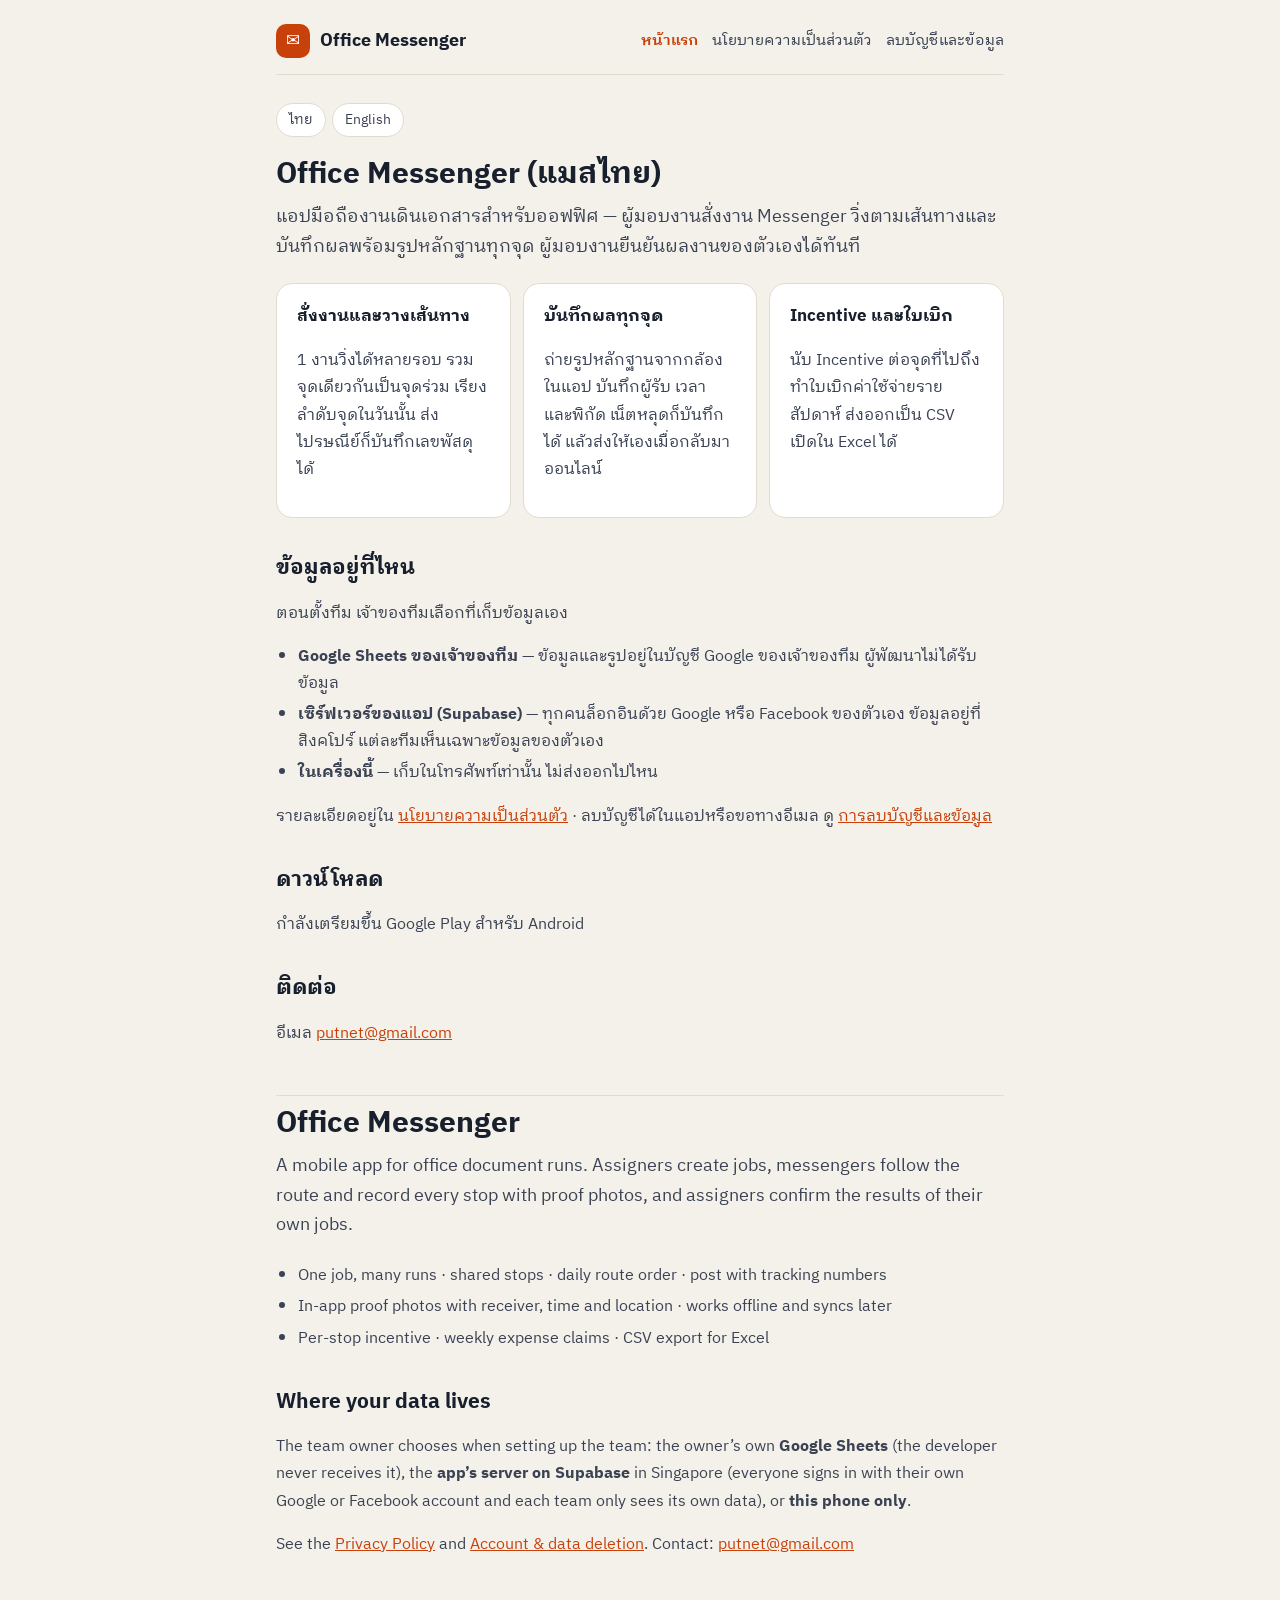
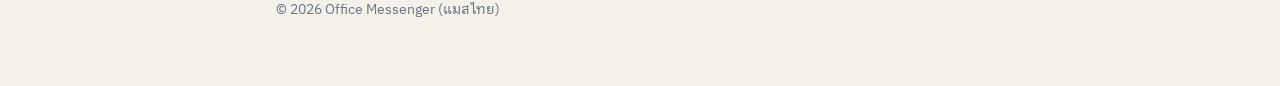
<file: index.html>
<!doctype html>
<html lang="th">
<head>
  <meta charset="utf-8">
  <meta name="viewport" content="width=device-width, initial-scale=1">
  <title>Office Messenger (แมสไทย)</title>
  <meta name="description" content="แอปมือถืองานเดินเอกสารสำหรับออฟฟิศ — สั่งงาน วิ่งตามเส้นทาง บันทึกผลพร้อมรูปหลักฐานทุกจุด">
  <link rel="preconnect" href="https://fonts.googleapis.com">
  <link rel="preconnect" href="https://fonts.gstatic.com" crossorigin>
  <link rel="stylesheet" href="https://fonts.googleapis.com/css2?family=IBM+Plex+Sans+Thai+Looped:wght@400;600;700&display=swap">
  <link rel="stylesheet" href="style.css">
</head>
<body>
<div class="wrap">
  <header class="top">
    <a class="brand" href="./"><span class="mark" aria-hidden="true">✉</span>Office Messenger</a>
    <nav class="top" aria-label="เมนู">
      <a href="./" aria-current="page">หน้าแรก</a>
      <a href="privacy.html">นโยบายความเป็นส่วนตัว</a>
      <a href="delete-account.html">ลบบัญชีและข้อมูล</a>
    </nav>
  </header>

  <div class="lang"><a href="#th">ไทย</a><a href="#en">English</a></div>

  <section id="th">
    <h1>Office Messenger (แมสไทย)</h1>
    <p class="lead">แอปมือถืองานเดินเอกสารสำหรับออฟฟิศ — ผู้มอบงานสั่งงาน Messenger วิ่งตามเส้นทางและบันทึกผลพร้อมรูปหลักฐานทุกจุด ผู้มอบงานยืนยันผลงานของตัวเองได้ทันที</p>

    <div class="grid">
      <div class="card"><h3>สั่งงานและวางเส้นทาง</h3><p>1 งานวิ่งได้หลายรอบ รวมจุดเดียวกันเป็นจุดร่วม เรียงลำดับจุดในวันนั้น ส่งไปรษณีย์ก็บันทึกเลขพัสดุได้</p></div>
      <div class="card"><h3>บันทึกผลทุกจุด</h3><p>ถ่ายรูปหลักฐานจากกล้องในแอป บันทึกผู้รับ เวลา และพิกัด เน็ตหลุดก็บันทึกได้ แล้วส่งให้เองเมื่อกลับมาออนไลน์</p></div>
      <div class="card"><h3>Incentive และใบเบิก</h3><p>นับ Incentive ต่อจุดที่ไปถึง ทำใบเบิกค่าใช้จ่ายรายสัปดาห์ ส่งออกเป็น CSV เปิดใน Excel ได้</p></div>
    </div>

    <h2>ข้อมูลอยู่ที่ไหน</h2>
    <p>ตอนตั้งทีม เจ้าของทีมเลือกที่เก็บข้อมูลเอง</p>
    <ul>
      <li><strong>Google Sheets ของเจ้าของทีม</strong> — ข้อมูลและรูปอยู่ในบัญชี Google ของเจ้าของทีม ผู้พัฒนาไม่ได้รับข้อมูล</li>
      <li><strong>เซิร์ฟเวอร์ของแอป (Supabase)</strong> — ทุกคนล็อกอินด้วย Google หรือ Facebook ของตัวเอง ข้อมูลอยู่ที่สิงคโปร์ แต่ละทีมเห็นเฉพาะข้อมูลของตัวเอง</li>
      <li><strong>ในเครื่องนี้</strong> — เก็บในโทรศัพท์เท่านั้น ไม่ส่งออกไปไหน</li>
    </ul>
    <p>รายละเอียดอยู่ใน <a href="privacy.html">นโยบายความเป็นส่วนตัว</a> · ลบบัญชีได้ในแอปหรือขอทางอีเมล ดู <a href="delete-account.html">การลบบัญชีและข้อมูล</a></p>

    <h2>ดาวน์โหลด</h2>
    <p>กำลังเตรียมขึ้น Google Play สำหรับ Android</p>

    <h2>ติดต่อ</h2>
    <p>อีเมล <a href="mailto:putnet@gmail.com">putnet@gmail.com</a></p>
  </section>

  <hr>

  <section id="en" lang="en">
    <h1>Office Messenger</h1>
    <p class="lead">A mobile app for office document runs. Assigners create jobs, messengers follow the route and record every stop with proof photos, and assigners confirm the results of their own jobs.</p>
    <ul>
      <li>One job, many runs · shared stops · daily route order · post with tracking numbers</li>
      <li>In-app proof photos with receiver, time and location · works offline and syncs later</li>
      <li>Per-stop incentive · weekly expense claims · CSV export for Excel</li>
    </ul>
    <h2>Where your data lives</h2>
    <p>The team owner chooses when setting up the team: the owner’s own <strong>Google Sheets</strong> (the developer never receives it), the <strong>app’s server on Supabase</strong> in Singapore (everyone signs in with their own Google or Facebook account and each team only sees its own data), or <strong>this phone only</strong>.</p>
    <p>See the <a href="privacy.html#en">Privacy Policy</a> and <a href="delete-account.html#en">Account &amp; data deletion</a>. Contact: <a href="mailto:putnet@gmail.com">putnet@gmail.com</a></p>
  </section>

  <footer>© 2026 Office Messenger (แมสไทย)</footer>
</div>
</body>
</html>
</file>
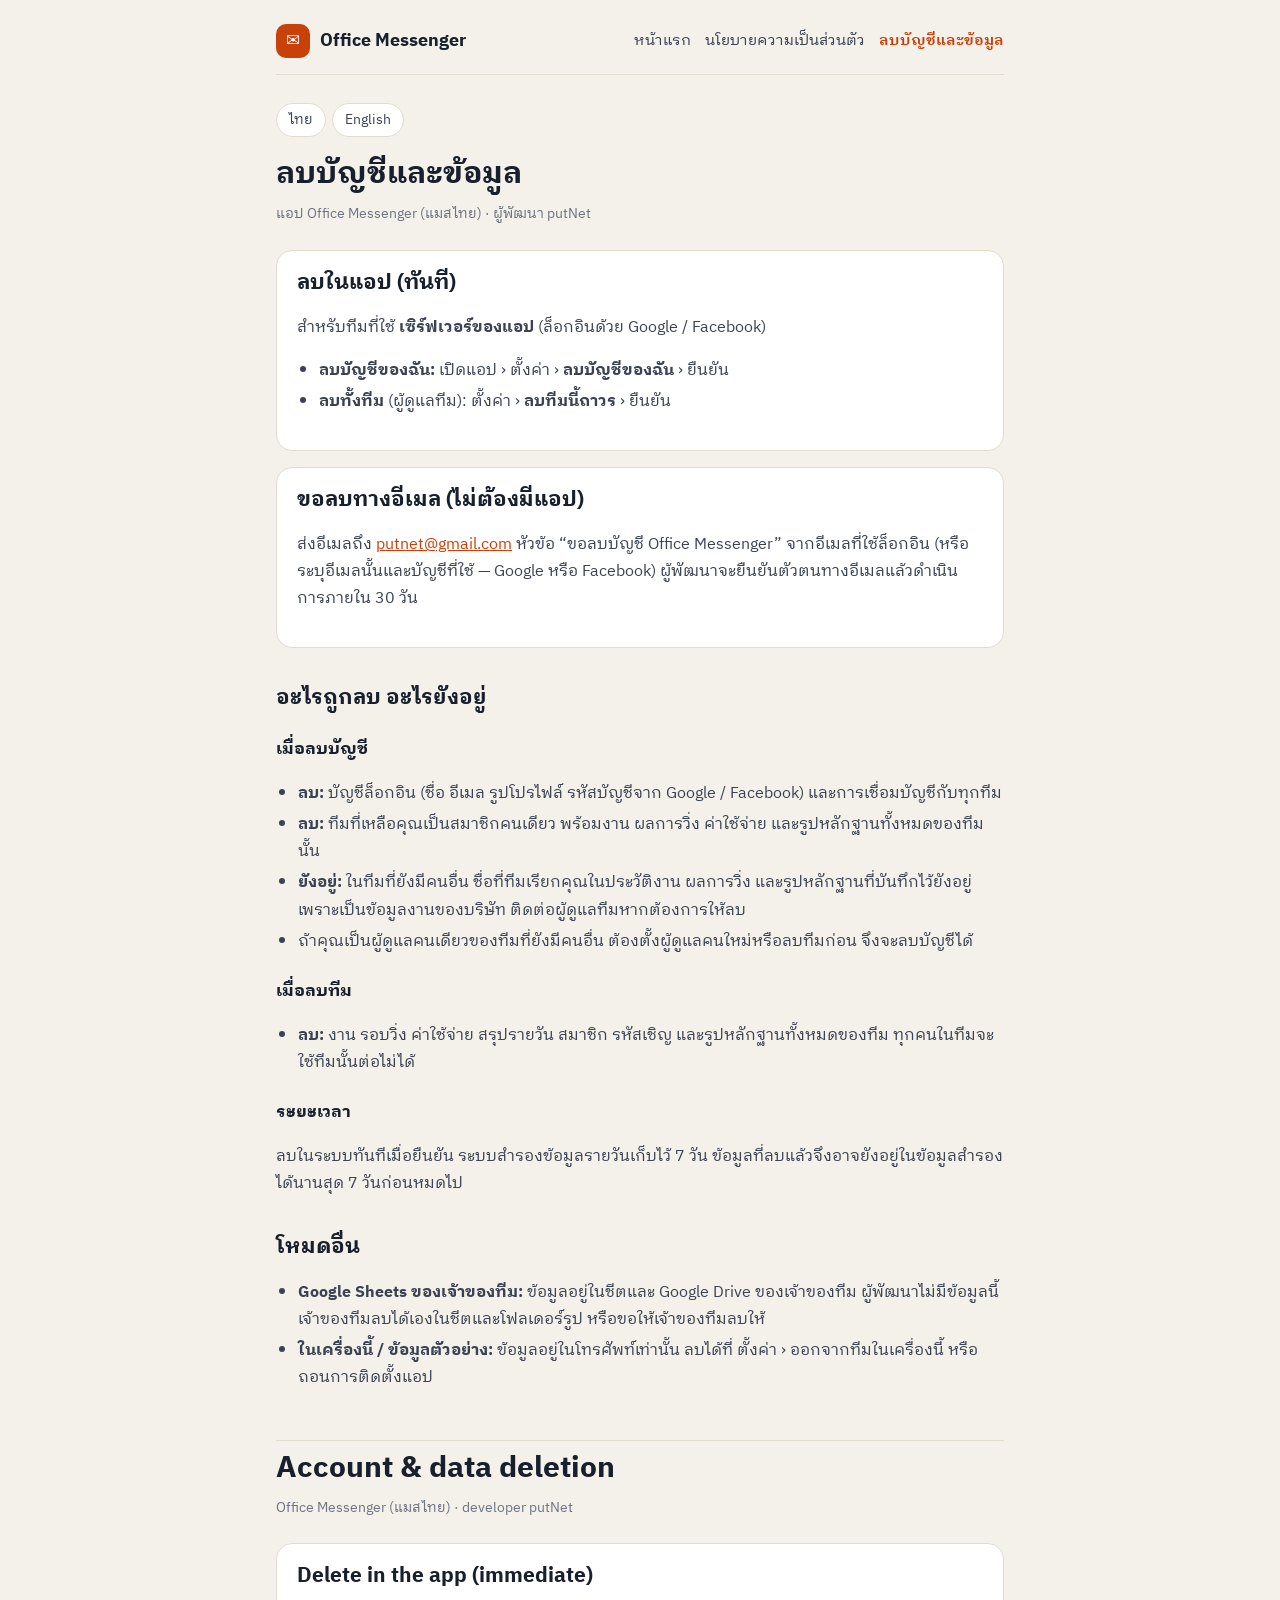
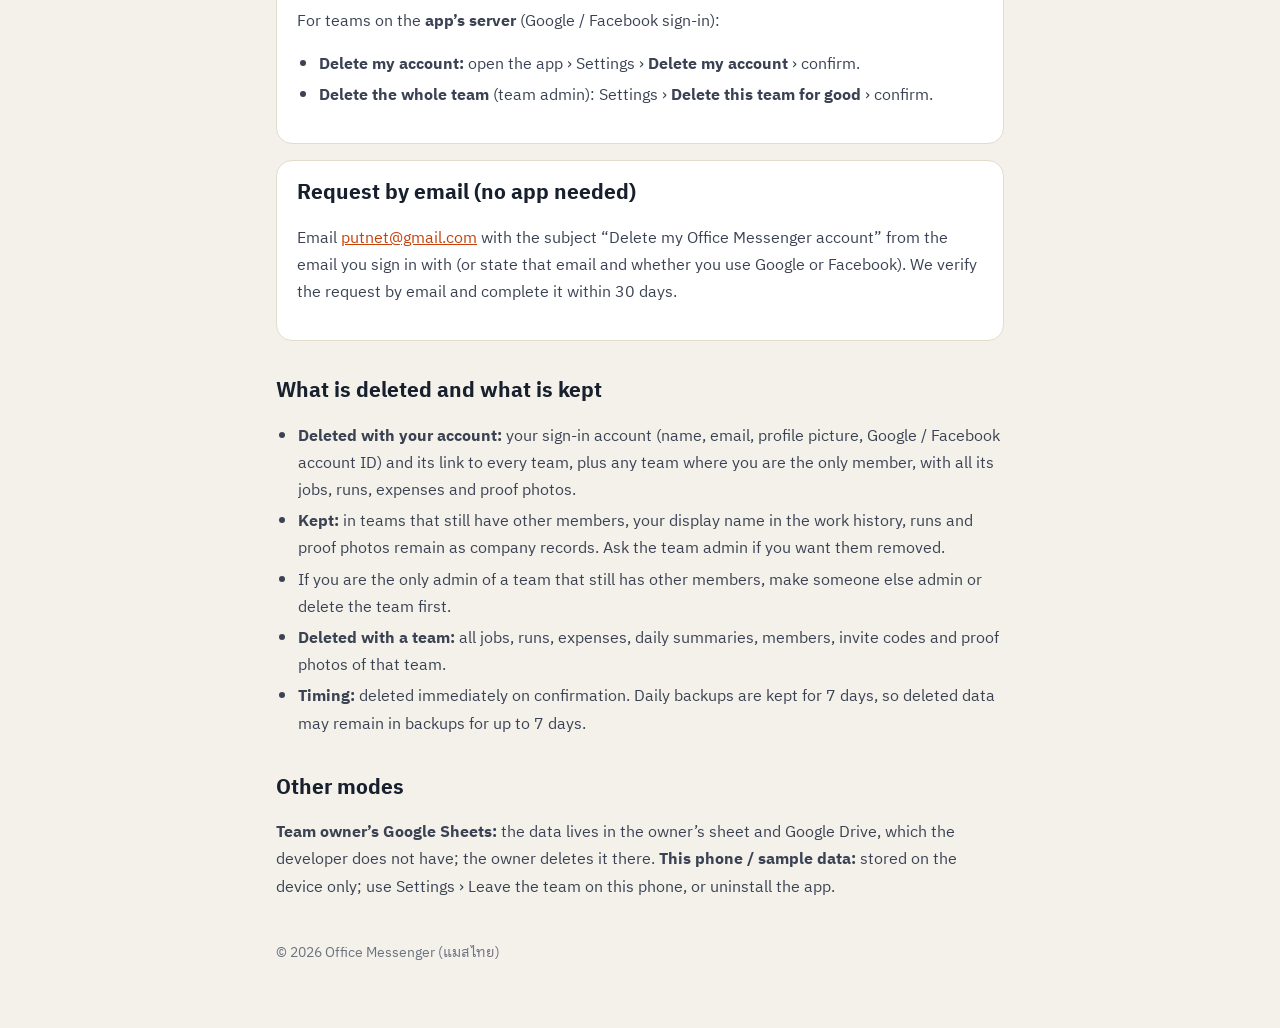
<file: delete-account.html>
<!doctype html>
<html lang="th">
<head>
  <meta charset="utf-8">
  <meta name="viewport" content="width=device-width, initial-scale=1">
  <title>ลบบัญชีและข้อมูล · Office Messenger</title>
  <meta name="description" content="วิธีลบบัญชีและข้อมูลของแอป Office Messenger (แมสไทย)">
  <link rel="preconnect" href="https://fonts.googleapis.com">
  <link rel="preconnect" href="https://fonts.gstatic.com" crossorigin>
  <link rel="stylesheet" href="https://fonts.googleapis.com/css2?family=IBM+Plex+Sans+Thai+Looped:wght@400;600;700&display=swap">
  <link rel="stylesheet" href="style.css">
</head>
<body>
<div class="wrap">
  <header class="top">
    <a class="brand" href="./"><span class="mark" aria-hidden="true">✉</span>Office Messenger</a>
    <nav class="top" aria-label="เมนู">
      <a href="./">หน้าแรก</a>
      <a href="privacy.html">นโยบายความเป็นส่วนตัว</a>
      <a href="delete-account.html" aria-current="page">ลบบัญชีและข้อมูล</a>
    </nav>
  </header>

  <div class="lang"><a href="#th">ไทย</a><a href="#en">English</a></div>

  <section id="th">
    <h1>ลบบัญชีและข้อมูล</h1>
    <p class="meta">แอป Office Messenger (แมสไทย) · ผู้พัฒนา putNet</p>

    <div class="card">
      <h2>ลบในแอป (ทันที)</h2>
      <p>สำหรับทีมที่ใช้ <strong>เซิร์ฟเวอร์ของแอป</strong> (ล็อกอินด้วย Google / Facebook)</p>
      <ul>
        <li><strong>ลบบัญชีของฉัน:</strong> เปิดแอป › ตั้งค่า › <strong>ลบบัญชีของฉัน</strong> › ยืนยัน</li>
        <li><strong>ลบทั้งทีม</strong> (ผู้ดูแลทีม): ตั้งค่า › <strong>ลบทีมนี้ถาวร</strong> › ยืนยัน</li>
      </ul>
    </div>

    <div class="card">
      <h2>ขอลบทางอีเมล (ไม่ต้องมีแอป)</h2>
      <p>ส่งอีเมลถึง <a href="mailto:putnet@gmail.com?subject=%E0%B8%82%E0%B8%AD%E0%B8%A5%E0%B8%9A%E0%B8%9A%E0%B8%B1%E0%B8%8D%E0%B8%8A%E0%B8%B5%20Office%20Messenger">putnet@gmail.com</a> หัวข้อ “ขอลบบัญชี Office Messenger” จากอีเมลที่ใช้ล็อกอิน (หรือระบุอีเมลนั้นและบัญชีที่ใช้ — Google หรือ Facebook) ผู้พัฒนาจะยืนยันตัวตนทางอีเมลแล้วดำเนินการภายใน 30 วัน</p>
    </div>

    <h2>อะไรถูกลบ อะไรยังอยู่</h2>
    <h3>เมื่อลบบัญชี</h3>
    <ul>
      <li><strong>ลบ:</strong> บัญชีล็อกอิน (ชื่อ อีเมล รูปโปรไฟล์ รหัสบัญชีจาก Google / Facebook) และการเชื่อมบัญชีกับทุกทีม</li>
      <li><strong>ลบ:</strong> ทีมที่เหลือคุณเป็นสมาชิกคนเดียว พร้อมงาน ผลการวิ่ง ค่าใช้จ่าย และรูปหลักฐานทั้งหมดของทีมนั้น</li>
      <li><strong>ยังอยู่:</strong> ในทีมที่ยังมีคนอื่น ชื่อที่ทีมเรียกคุณในประวัติงาน ผลการวิ่ง และรูปหลักฐานที่บันทึกไว้ยังอยู่ เพราะเป็นข้อมูลงานของบริษัท ติดต่อผู้ดูแลทีมหากต้องการให้ลบ</li>
      <li>ถ้าคุณเป็นผู้ดูแลคนเดียวของทีมที่ยังมีคนอื่น ต้องตั้งผู้ดูแลคนใหม่หรือลบทีมก่อน จึงจะลบบัญชีได้</li>
    </ul>
    <h3>เมื่อลบทีม</h3>
    <ul>
      <li><strong>ลบ:</strong> งาน รอบวิ่ง ค่าใช้จ่าย สรุปรายวัน สมาชิก รหัสเชิญ และรูปหลักฐานทั้งหมดของทีม ทุกคนในทีมจะใช้ทีมนั้นต่อไม่ได้</li>
    </ul>
    <h3>ระยะเวลา</h3>
    <p>ลบในระบบทันทีเมื่อยืนยัน ระบบสำรองข้อมูลรายวันเก็บไว้ 7 วัน ข้อมูลที่ลบแล้วจึงอาจยังอยู่ในข้อมูลสำรองได้นานสุด 7 วันก่อนหมดไป</p>

    <h2>โหมดอื่น</h2>
    <ul>
      <li><strong>Google Sheets ของเจ้าของทีม:</strong> ข้อมูลอยู่ในชีตและ Google Drive ของเจ้าของทีม ผู้พัฒนาไม่มีข้อมูลนี้ เจ้าของทีมลบได้เองในชีตและโฟลเดอร์รูป หรือขอให้เจ้าของทีมลบให้</li>
      <li><strong>ในเครื่องนี้ / ข้อมูลตัวอย่าง:</strong> ข้อมูลอยู่ในโทรศัพท์เท่านั้น ลบได้ที่ ตั้งค่า › ออกจากทีมในเครื่องนี้ หรือถอนการติดตั้งแอป</li>
    </ul>
  </section>

  <hr>

  <section id="en" lang="en">
    <h1>Account &amp; data deletion</h1>
    <p class="meta">Office Messenger (แมสไทย) · developer putNet</p>

    <div class="card">
      <h2>Delete in the app (immediate)</h2>
      <p>For teams on the <strong>app’s server</strong> (Google / Facebook sign-in):</p>
      <ul>
        <li><strong>Delete my account:</strong> open the app › Settings › <strong>Delete my account</strong> › confirm.</li>
        <li><strong>Delete the whole team</strong> (team admin): Settings › <strong>Delete this team for good</strong> › confirm.</li>
      </ul>
    </div>

    <div class="card">
      <h2>Request by email (no app needed)</h2>
      <p>Email <a href="mailto:putnet@gmail.com?subject=Delete%20my%20Office%20Messenger%20account">putnet@gmail.com</a> with the subject “Delete my Office Messenger account” from the email you sign in with (or state that email and whether you use Google or Facebook). We verify the request by email and complete it within 30 days.</p>
    </div>

    <h2>What is deleted and what is kept</h2>
    <ul>
      <li><strong>Deleted with your account:</strong> your sign-in account (name, email, profile picture, Google / Facebook account ID) and its link to every team, plus any team where you are the only member, with all its jobs, runs, expenses and proof photos.</li>
      <li><strong>Kept:</strong> in teams that still have other members, your display name in the work history, runs and proof photos remain as company records. Ask the team admin if you want them removed.</li>
      <li>If you are the only admin of a team that still has other members, make someone else admin or delete the team first.</li>
      <li><strong>Deleted with a team:</strong> all jobs, runs, expenses, daily summaries, members, invite codes and proof photos of that team.</li>
      <li><strong>Timing:</strong> deleted immediately on confirmation. Daily backups are kept for 7 days, so deleted data may remain in backups for up to 7 days.</li>
    </ul>

    <h2>Other modes</h2>
    <p><strong>Team owner’s Google Sheets:</strong> the data lives in the owner’s sheet and Google Drive, which the developer does not have; the owner deletes it there. <strong>This phone / sample data:</strong> stored on the device only; use Settings › Leave the team on this phone, or uninstall the app.</p>
  </section>

  <footer>© 2026 Office Messenger (แมสไทย)</footer>
</div>
</body>
</html>
</file>
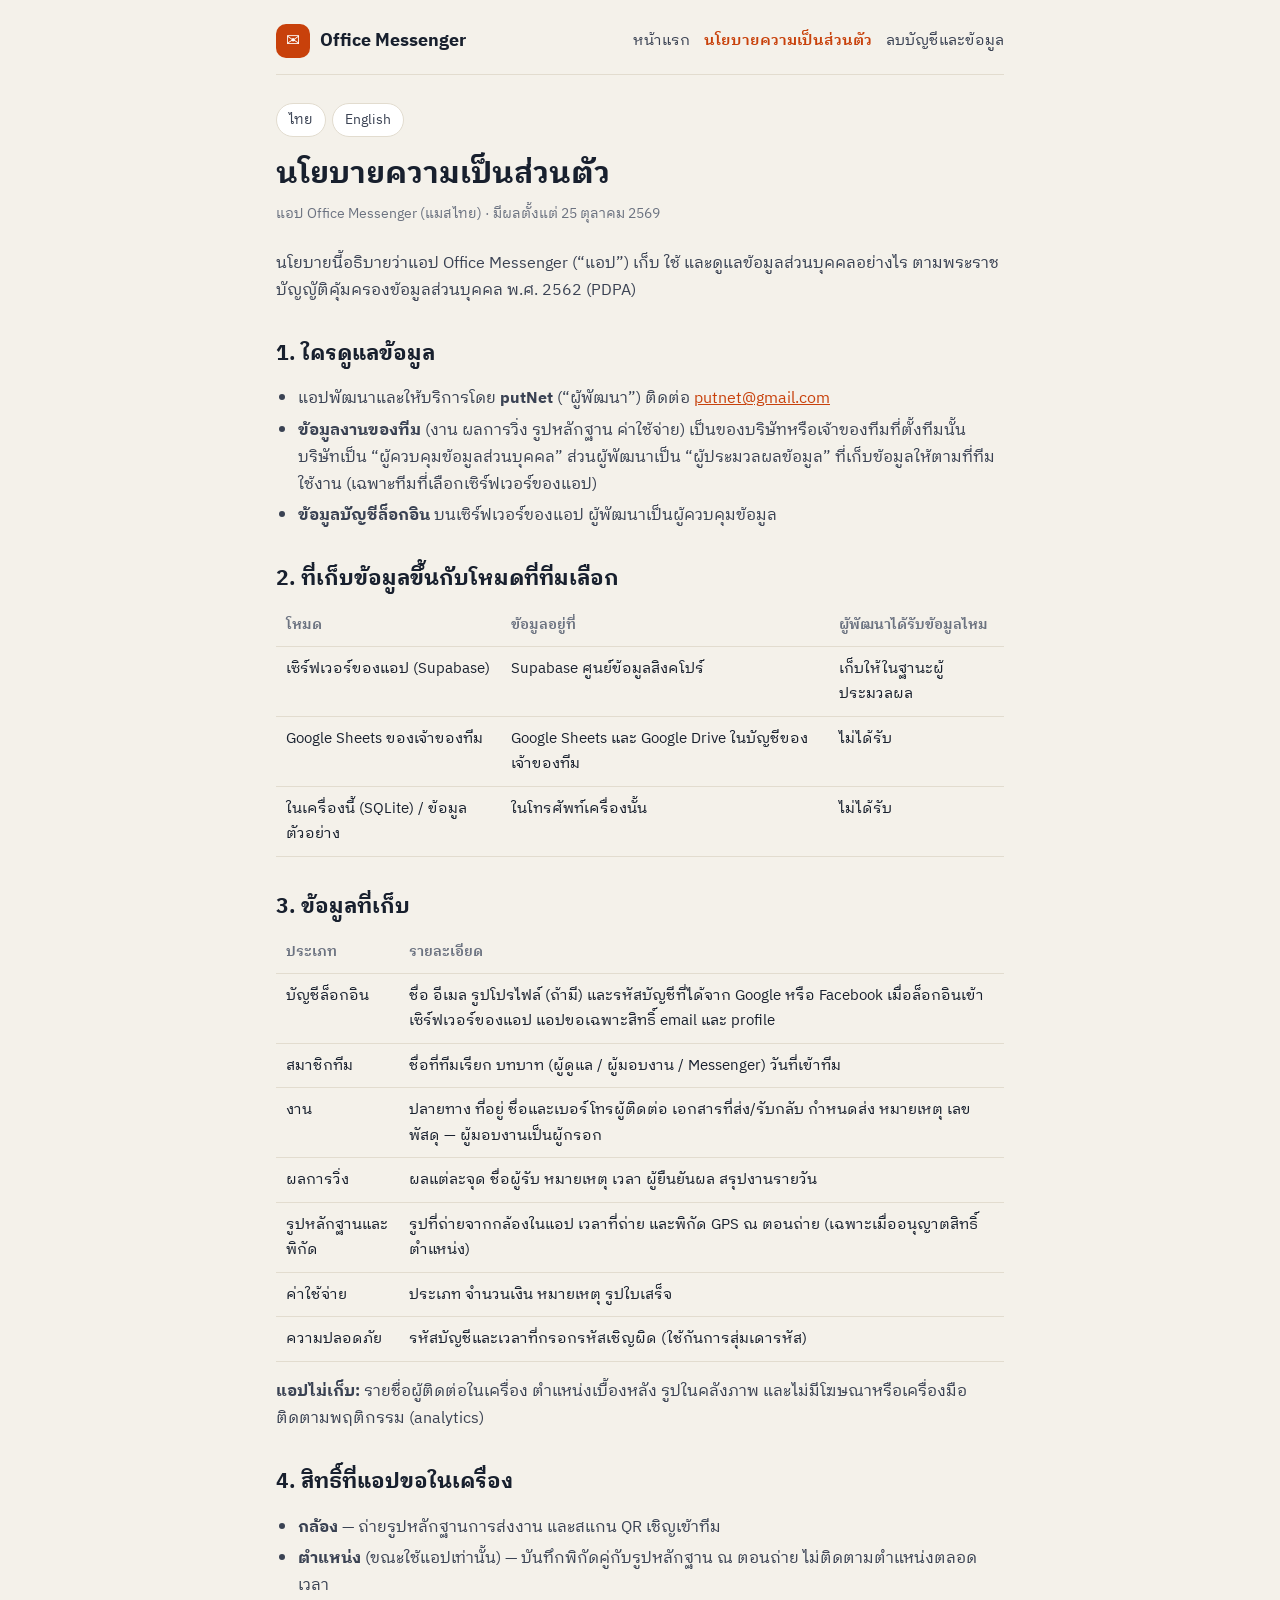
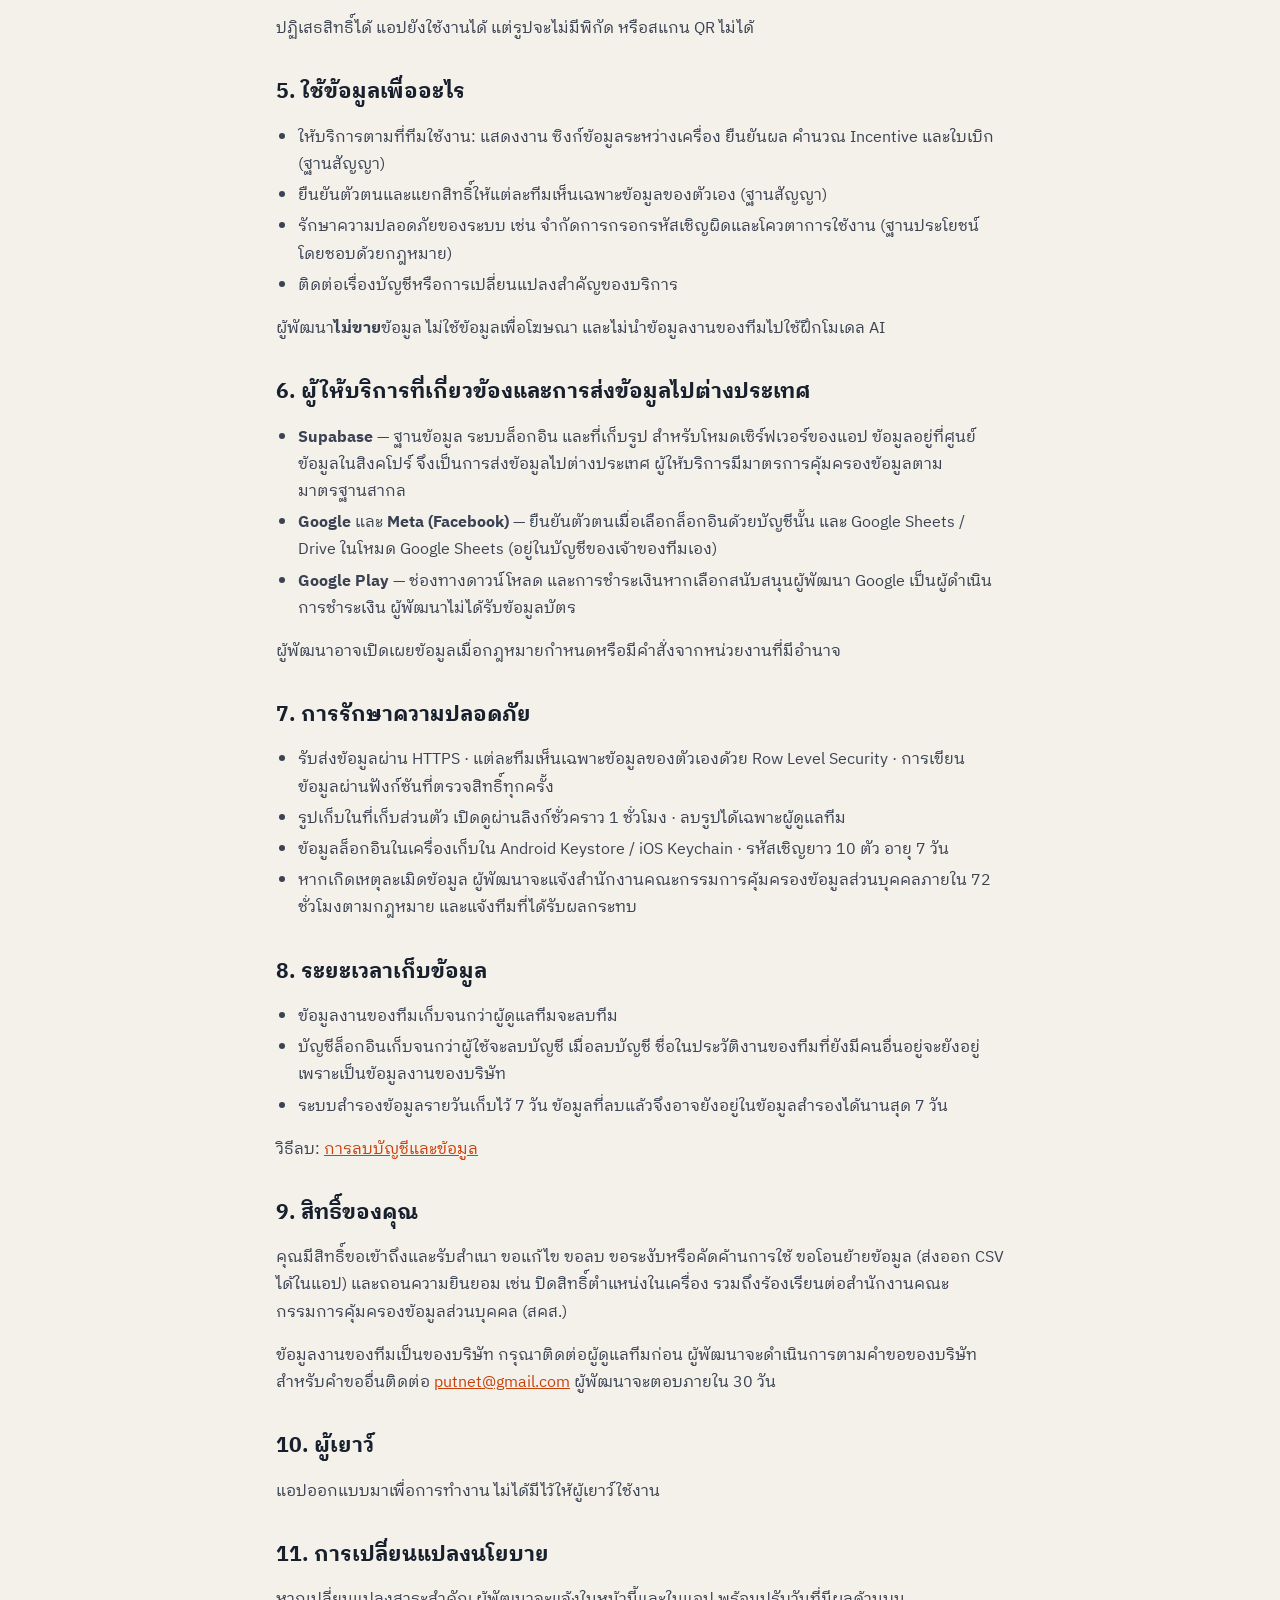
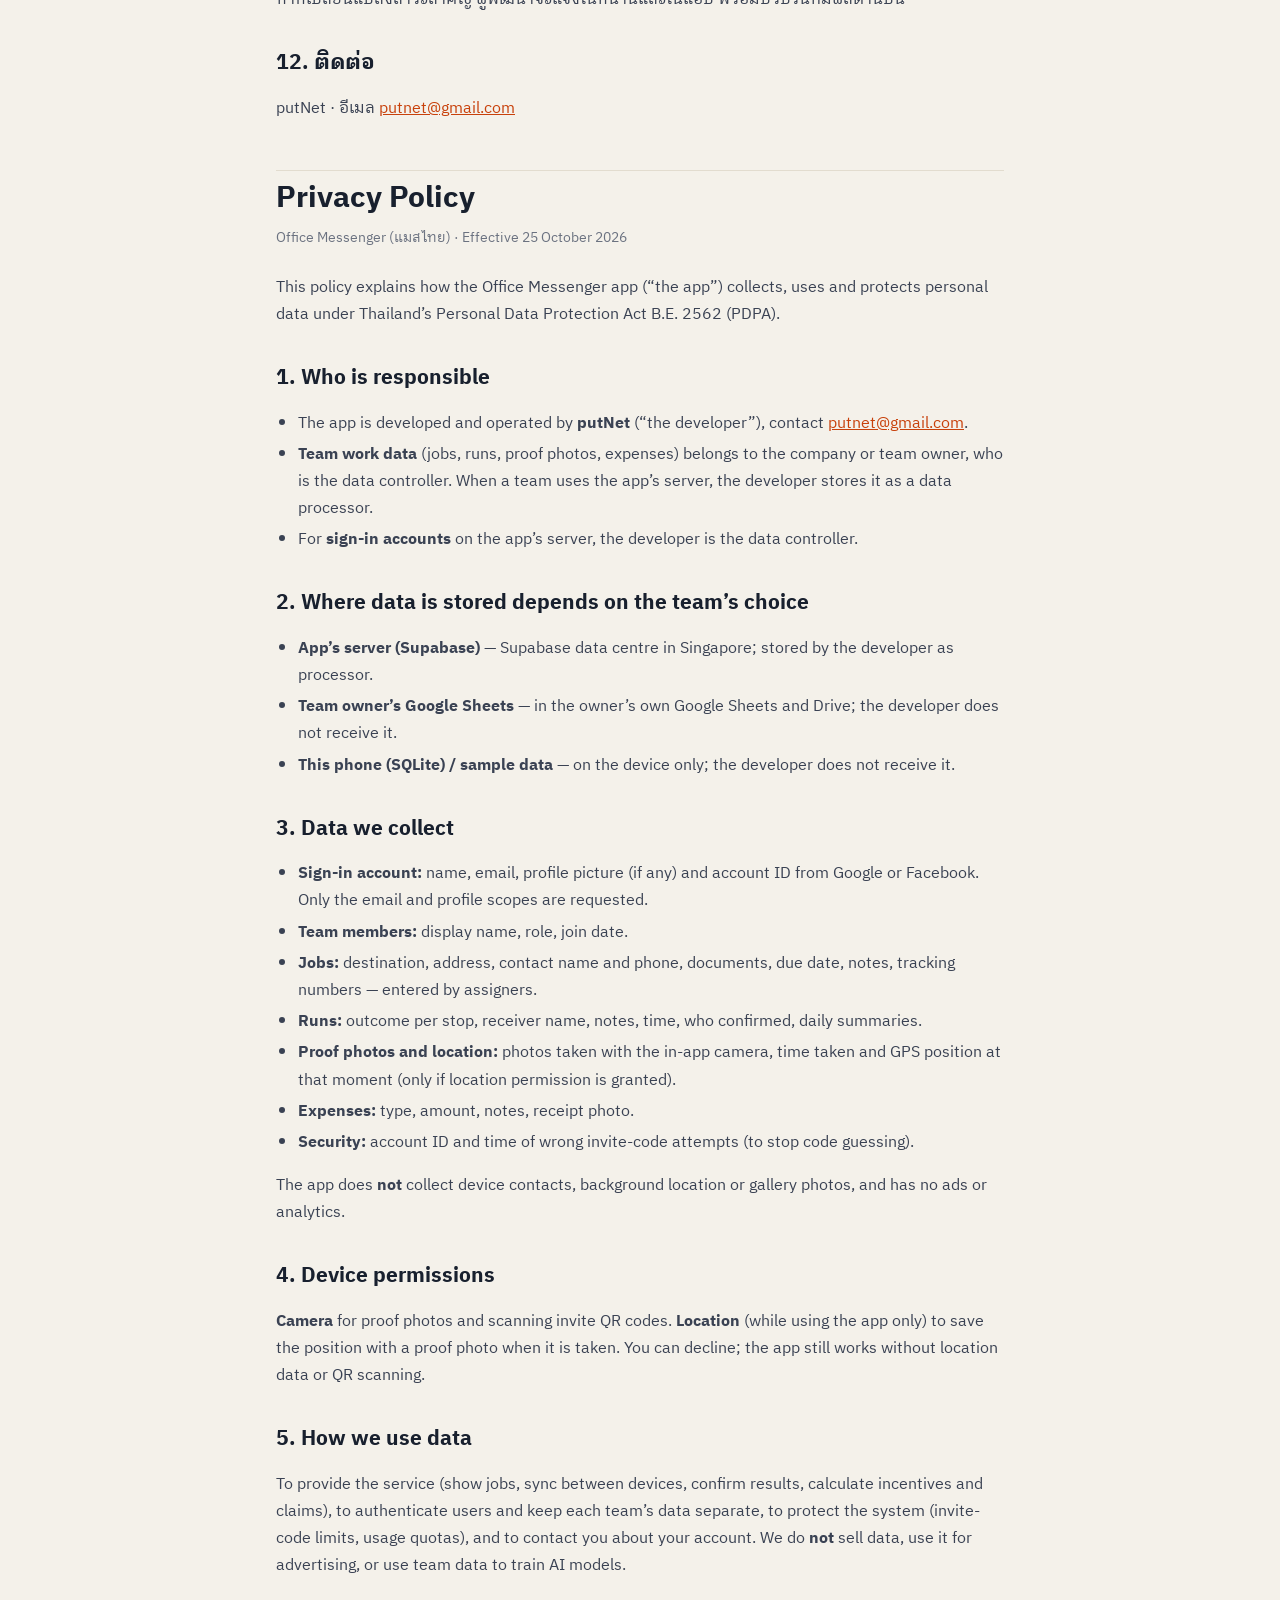
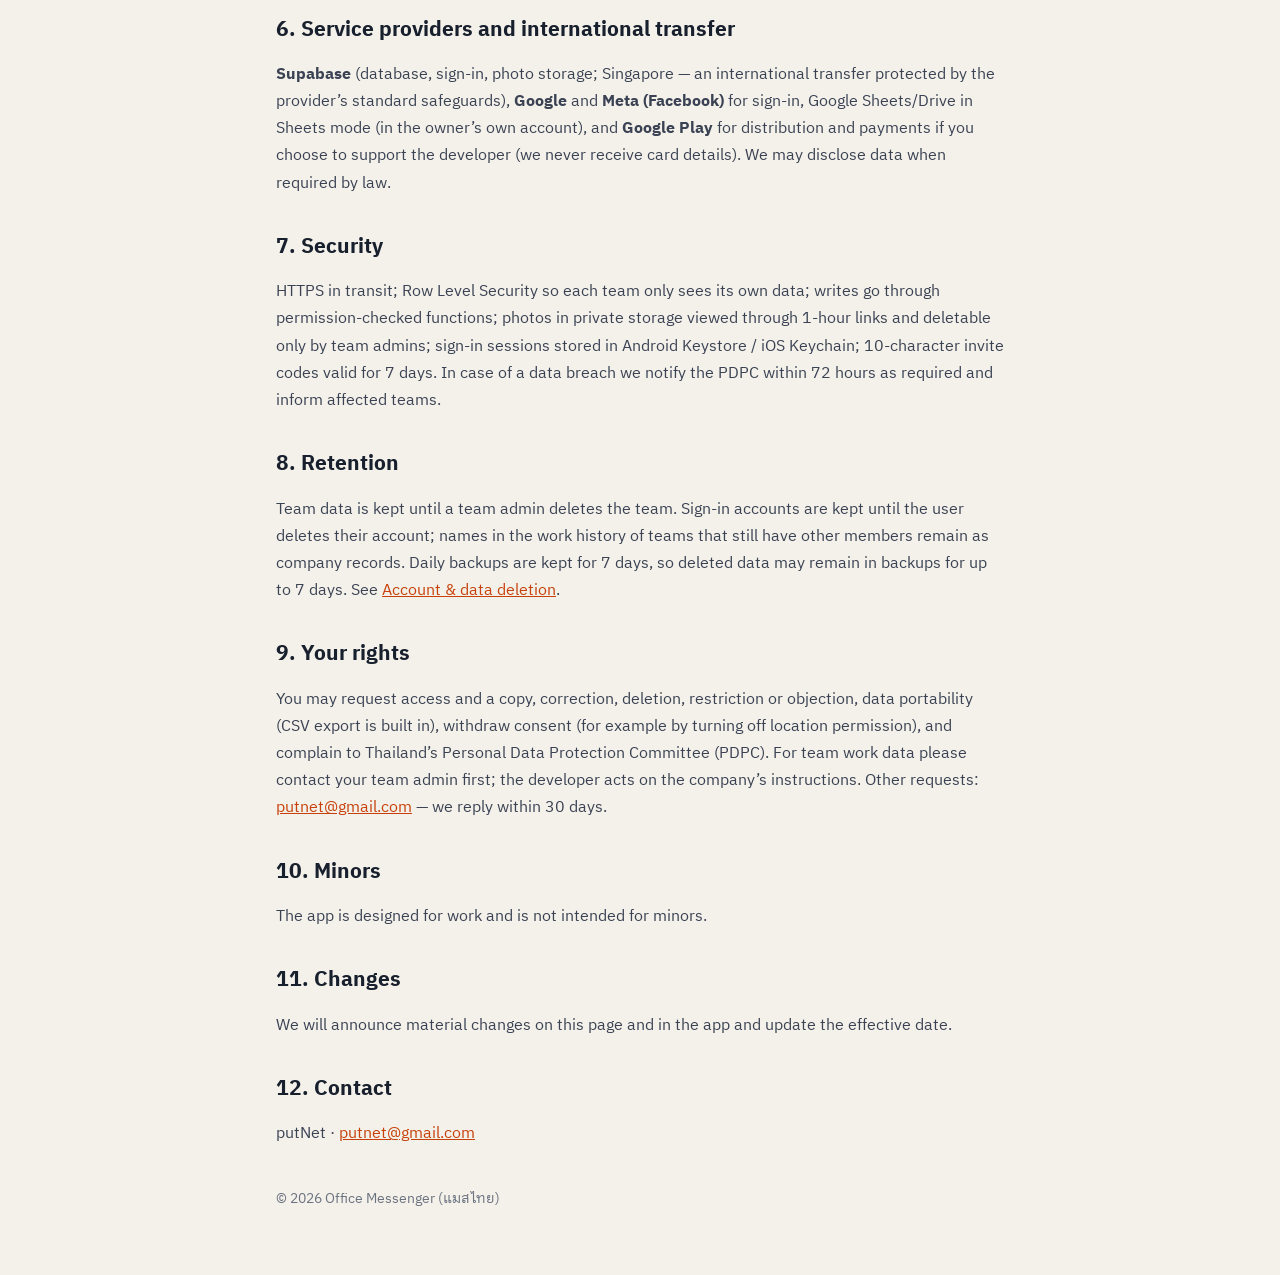
<file: privacy.html>
<!doctype html>
<html lang="th">
<head>
  <meta charset="utf-8">
  <meta name="viewport" content="width=device-width, initial-scale=1">
  <title>นโยบายความเป็นส่วนตัว · Office Messenger</title>
  <meta name="description" content="นโยบายความเป็นส่วนตัวของแอป Office Messenger (แมสไทย)">
  <link rel="preconnect" href="https://fonts.googleapis.com">
  <link rel="preconnect" href="https://fonts.gstatic.com" crossorigin>
  <link rel="stylesheet" href="https://fonts.googleapis.com/css2?family=IBM+Plex+Sans+Thai+Looped:wght@400;600;700&display=swap">
  <link rel="stylesheet" href="style.css">
</head>
<body>
<div class="wrap">
  <header class="top">
    <a class="brand" href="./"><span class="mark" aria-hidden="true">✉</span>Office Messenger</a>
    <nav class="top" aria-label="เมนู">
      <a href="./">หน้าแรก</a>
      <a href="privacy.html" aria-current="page">นโยบายความเป็นส่วนตัว</a>
      <a href="delete-account.html">ลบบัญชีและข้อมูล</a>
    </nav>
  </header>

  <div class="lang"><a href="#th">ไทย</a><a href="#en">English</a></div>

  <section id="th">
    <h1>นโยบายความเป็นส่วนตัว</h1>
    <p class="meta">แอป Office Messenger (แมสไทย) · มีผลตั้งแต่ 25 ตุลาคม 2569</p>

    <p>นโยบายนี้อธิบายว่าแอป Office Messenger (“แอป”) เก็บ ใช้ และดูแลข้อมูลส่วนบุคคลอย่างไร ตามพระราชบัญญัติคุ้มครองข้อมูลส่วนบุคคล พ.ศ. 2562 (PDPA)</p>

    <h2>1. ใครดูแลข้อมูล</h2>
    <ul>
      <li>แอปพัฒนาและให้บริการโดย <strong>putNet</strong> (“ผู้พัฒนา”) ติดต่อ <a href="mailto:putnet@gmail.com">putnet@gmail.com</a></li>
      <li><strong>ข้อมูลงานของทีม</strong> (งาน ผลการวิ่ง รูปหลักฐาน ค่าใช้จ่าย) เป็นของบริษัทหรือเจ้าของทีมที่ตั้งทีมนั้น บริษัทเป็น “ผู้ควบคุมข้อมูลส่วนบุคคล” ส่วนผู้พัฒนาเป็น “ผู้ประมวลผลข้อมูล” ที่เก็บข้อมูลให้ตามที่ทีมใช้งาน (เฉพาะทีมที่เลือกเซิร์ฟเวอร์ของแอป)</li>
      <li><strong>ข้อมูลบัญชีล็อกอิน</strong> บนเซิร์ฟเวอร์ของแอป ผู้พัฒนาเป็นผู้ควบคุมข้อมูล</li>
    </ul>

    <h2>2. ที่เก็บข้อมูลขึ้นกับโหมดที่ทีมเลือก</h2>
    <div class="table-scroll">
      <table>
        <tr><th>โหมด</th><th>ข้อมูลอยู่ที่</th><th>ผู้พัฒนาได้รับข้อมูลไหม</th></tr>
        <tr><td>เซิร์ฟเวอร์ของแอป (Supabase)</td><td>Supabase ศูนย์ข้อมูลสิงคโปร์</td><td>เก็บให้ในฐานะผู้ประมวลผล</td></tr>
        <tr><td>Google Sheets ของเจ้าของทีม</td><td>Google Sheets และ Google Drive ในบัญชีของเจ้าของทีม</td><td>ไม่ได้รับ</td></tr>
        <tr><td>ในเครื่องนี้ (SQLite) / ข้อมูลตัวอย่าง</td><td>ในโทรศัพท์เครื่องนั้น</td><td>ไม่ได้รับ</td></tr>
      </table>
    </div>

    <h2>3. ข้อมูลที่เก็บ</h2>
    <div class="table-scroll">
      <table>
        <tr><th>ประเภท</th><th>รายละเอียด</th></tr>
        <tr><td>บัญชีล็อกอิน</td><td>ชื่อ อีเมล รูปโปรไฟล์ (ถ้ามี) และรหัสบัญชีที่ได้จาก Google หรือ Facebook เมื่อล็อกอินเข้าเซิร์ฟเวอร์ของแอป แอปขอเฉพาะสิทธิ์ email และ profile</td></tr>
        <tr><td>สมาชิกทีม</td><td>ชื่อที่ทีมเรียก บทบาท (ผู้ดูแล / ผู้มอบงาน / Messenger) วันที่เข้าทีม</td></tr>
        <tr><td>งาน</td><td>ปลายทาง ที่อยู่ ชื่อและเบอร์โทรผู้ติดต่อ เอกสารที่ส่ง/รับกลับ กำหนดส่ง หมายเหตุ เลขพัสดุ — ผู้มอบงานเป็นผู้กรอก</td></tr>
        <tr><td>ผลการวิ่ง</td><td>ผลแต่ละจุด ชื่อผู้รับ หมายเหตุ เวลา ผู้ยืนยันผล สรุปงานรายวัน</td></tr>
        <tr><td>รูปหลักฐานและพิกัด</td><td>รูปที่ถ่ายจากกล้องในแอป เวลาที่ถ่าย และพิกัด GPS ณ ตอนถ่าย (เฉพาะเมื่ออนุญาตสิทธิ์ตำแหน่ง)</td></tr>
        <tr><td>ค่าใช้จ่าย</td><td>ประเภท จำนวนเงิน หมายเหตุ รูปใบเสร็จ</td></tr>
        <tr><td>ความปลอดภัย</td><td>รหัสบัญชีและเวลาที่กรอกรหัสเชิญผิด (ใช้กันการสุ่มเดารหัส)</td></tr>
      </table>
    </div>
    <p><strong>แอปไม่เก็บ:</strong> รายชื่อผู้ติดต่อในเครื่อง ตำแหน่งเบื้องหลัง รูปในคลังภาพ และไม่มีโฆษณาหรือเครื่องมือติดตามพฤติกรรม (analytics)</p>

    <h2>4. สิทธิ์ที่แอปขอในเครื่อง</h2>
    <ul>
      <li><strong>กล้อง</strong> — ถ่ายรูปหลักฐานการส่งงาน และสแกน QR เชิญเข้าทีม</li>
      <li><strong>ตำแหน่ง</strong> (ขณะใช้แอปเท่านั้น) — บันทึกพิกัดคู่กับรูปหลักฐาน ณ ตอนถ่าย ไม่ติดตามตำแหน่งตลอดเวลา</li>
    </ul>
    <p>ปฏิเสธสิทธิ์ได้ แอปยังใช้งานได้ แต่รูปจะไม่มีพิกัด หรือสแกน QR ไม่ได้</p>

    <h2>5. ใช้ข้อมูลเพื่ออะไร</h2>
    <ul>
      <li>ให้บริการตามที่ทีมใช้งาน: แสดงงาน ซิงก์ข้อมูลระหว่างเครื่อง ยืนยันผล คำนวณ Incentive และใบเบิก (ฐานสัญญา)</li>
      <li>ยืนยันตัวตนและแยกสิทธิ์ให้แต่ละทีมเห็นเฉพาะข้อมูลของตัวเอง (ฐานสัญญา)</li>
      <li>รักษาความปลอดภัยของระบบ เช่น จำกัดการกรอกรหัสเชิญผิดและโควตาการใช้งาน (ฐานประโยชน์โดยชอบด้วยกฎหมาย)</li>
      <li>ติดต่อเรื่องบัญชีหรือการเปลี่ยนแปลงสำคัญของบริการ</li>
    </ul>
    <p>ผู้พัฒนา<strong>ไม่ขาย</strong>ข้อมูล ไม่ใช้ข้อมูลเพื่อโฆษณา และไม่นำข้อมูลงานของทีมไปใช้ฝึกโมเดล AI</p>

    <h2>6. ผู้ให้บริการที่เกี่ยวข้องและการส่งข้อมูลไปต่างประเทศ</h2>
    <ul>
      <li><strong>Supabase</strong> — ฐานข้อมูล ระบบล็อกอิน และที่เก็บรูป สำหรับโหมดเซิร์ฟเวอร์ของแอป ข้อมูลอยู่ที่ศูนย์ข้อมูลในสิงคโปร์ จึงเป็นการส่งข้อมูลไปต่างประเทศ ผู้ให้บริการมีมาตรการคุ้มครองข้อมูลตามมาตรฐานสากล</li>
      <li><strong>Google</strong> และ <strong>Meta (Facebook)</strong> — ยืนยันตัวตนเมื่อเลือกล็อกอินด้วยบัญชีนั้น และ Google Sheets / Drive ในโหมด Google Sheets (อยู่ในบัญชีของเจ้าของทีมเอง)</li>
      <li><strong>Google Play</strong> — ช่องทางดาวน์โหลด และการชำระเงินหากเลือกสนับสนุนผู้พัฒนา Google เป็นผู้ดำเนินการชำระเงิน ผู้พัฒนาไม่ได้รับข้อมูลบัตร</li>
    </ul>
    <p>ผู้พัฒนาอาจเปิดเผยข้อมูลเมื่อกฎหมายกำหนดหรือมีคำสั่งจากหน่วยงานที่มีอำนาจ</p>

    <h2>7. การรักษาความปลอดภัย</h2>
    <ul>
      <li>รับส่งข้อมูลผ่าน HTTPS · แต่ละทีมเห็นเฉพาะข้อมูลของตัวเองด้วย Row Level Security · การเขียนข้อมูลผ่านฟังก์ชันที่ตรวจสิทธิ์ทุกครั้ง</li>
      <li>รูปเก็บในที่เก็บส่วนตัว เปิดดูผ่านลิงก์ชั่วคราว 1 ชั่วโมง · ลบรูปได้เฉพาะผู้ดูแลทีม</li>
      <li>ข้อมูลล็อกอินในเครื่องเก็บใน Android Keystore / iOS Keychain · รหัสเชิญยาว 10 ตัว อายุ 7 วัน</li>
      <li>หากเกิดเหตุละเมิดข้อมูล ผู้พัฒนาจะแจ้งสำนักงานคณะกรรมการคุ้มครองข้อมูลส่วนบุคคลภายใน 72 ชั่วโมงตามกฎหมาย และแจ้งทีมที่ได้รับผลกระทบ</li>
    </ul>

    <h2>8. ระยะเวลาเก็บข้อมูล</h2>
    <ul>
      <li>ข้อมูลงานของทีมเก็บจนกว่าผู้ดูแลทีมจะลบทีม</li>
      <li>บัญชีล็อกอินเก็บจนกว่าผู้ใช้จะลบบัญชี เมื่อลบบัญชี ชื่อในประวัติงานของทีมที่ยังมีคนอื่นอยู่จะยังอยู่ เพราะเป็นข้อมูลงานของบริษัท</li>
      <li>ระบบสำรองข้อมูลรายวันเก็บไว้ 7 วัน ข้อมูลที่ลบแล้วจึงอาจยังอยู่ในข้อมูลสำรองได้นานสุด 7 วัน</li>
    </ul>
    <p>วิธีลบ: <a href="delete-account.html">การลบบัญชีและข้อมูล</a></p>

    <h2>9. สิทธิ์ของคุณ</h2>
    <p>คุณมีสิทธิ์ขอเข้าถึงและรับสำเนา ขอแก้ไข ขอลบ ขอระงับหรือคัดค้านการใช้ ขอโอนย้ายข้อมูล (ส่งออก CSV ได้ในแอป) และถอนความยินยอม เช่น ปิดสิทธิ์ตำแหน่งในเครื่อง รวมถึงร้องเรียนต่อสำนักงานคณะกรรมการคุ้มครองข้อมูลส่วนบุคคล (สคส.)</p>
    <p>ข้อมูลงานของทีมเป็นของบริษัท กรุณาติดต่อผู้ดูแลทีมก่อน ผู้พัฒนาจะดำเนินการตามคำขอของบริษัท สำหรับคำขออื่นติดต่อ <a href="mailto:putnet@gmail.com">putnet@gmail.com</a> ผู้พัฒนาจะตอบภายใน 30 วัน</p>

    <h2>10. ผู้เยาว์</h2>
    <p>แอปออกแบบมาเพื่อการทำงาน ไม่ได้มีไว้ให้ผู้เยาว์ใช้งาน</p>

    <h2>11. การเปลี่ยนแปลงนโยบาย</h2>
    <p>หากเปลี่ยนแปลงสาระสำคัญ ผู้พัฒนาจะแจ้งในหน้านี้และในแอป พร้อมปรับวันที่มีผลด้านบน</p>

    <h2>12. ติดต่อ</h2>
    <p>putNet · อีเมล <a href="mailto:putnet@gmail.com">putnet@gmail.com</a></p>
  </section>

  <hr>

  <section id="en" lang="en">
    <h1>Privacy Policy</h1>
    <p class="meta">Office Messenger (แมสไทย) · Effective 25 October 2026</p>
    <p>This policy explains how the Office Messenger app (“the app”) collects, uses and protects personal data under Thailand’s Personal Data Protection Act B.E. 2562 (PDPA).</p>

    <h2>1. Who is responsible</h2>
    <ul>
      <li>The app is developed and operated by <strong>putNet</strong> (“the developer”), contact <a href="mailto:putnet@gmail.com">putnet@gmail.com</a>.</li>
      <li><strong>Team work data</strong> (jobs, runs, proof photos, expenses) belongs to the company or team owner, who is the data controller. When a team uses the app’s server, the developer stores it as a data processor.</li>
      <li>For <strong>sign-in accounts</strong> on the app’s server, the developer is the data controller.</li>
    </ul>

    <h2>2. Where data is stored depends on the team’s choice</h2>
    <ul>
      <li><strong>App’s server (Supabase)</strong> — Supabase data centre in Singapore; stored by the developer as processor.</li>
      <li><strong>Team owner’s Google Sheets</strong> — in the owner’s own Google Sheets and Drive; the developer does not receive it.</li>
      <li><strong>This phone (SQLite) / sample data</strong> — on the device only; the developer does not receive it.</li>
    </ul>

    <h2>3. Data we collect</h2>
    <ul>
      <li><strong>Sign-in account:</strong> name, email, profile picture (if any) and account ID from Google or Facebook. Only the email and profile scopes are requested.</li>
      <li><strong>Team members:</strong> display name, role, join date.</li>
      <li><strong>Jobs:</strong> destination, address, contact name and phone, documents, due date, notes, tracking numbers — entered by assigners.</li>
      <li><strong>Runs:</strong> outcome per stop, receiver name, notes, time, who confirmed, daily summaries.</li>
      <li><strong>Proof photos and location:</strong> photos taken with the in-app camera, time taken and GPS position at that moment (only if location permission is granted).</li>
      <li><strong>Expenses:</strong> type, amount, notes, receipt photo.</li>
      <li><strong>Security:</strong> account ID and time of wrong invite-code attempts (to stop code guessing).</li>
    </ul>
    <p>The app does <strong>not</strong> collect device contacts, background location or gallery photos, and has no ads or analytics.</p>

    <h2>4. Device permissions</h2>
    <p><strong>Camera</strong> for proof photos and scanning invite QR codes. <strong>Location</strong> (while using the app only) to save the position with a proof photo when it is taken. You can decline; the app still works without location data or QR scanning.</p>

    <h2>5. How we use data</h2>
    <p>To provide the service (show jobs, sync between devices, confirm results, calculate incentives and claims), to authenticate users and keep each team’s data separate, to protect the system (invite-code limits, usage quotas), and to contact you about your account. We do <strong>not</strong> sell data, use it for advertising, or use team data to train AI models.</p>

    <h2>6. Service providers and international transfer</h2>
    <p><strong>Supabase</strong> (database, sign-in, photo storage; Singapore — an international transfer protected by the provider’s standard safeguards), <strong>Google</strong> and <strong>Meta (Facebook)</strong> for sign-in, Google Sheets/Drive in Sheets mode (in the owner’s own account), and <strong>Google Play</strong> for distribution and payments if you choose to support the developer (we never receive card details). We may disclose data when required by law.</p>

    <h2>7. Security</h2>
    <p>HTTPS in transit; Row Level Security so each team only sees its own data; writes go through permission-checked functions; photos in private storage viewed through 1-hour links and deletable only by team admins; sign-in sessions stored in Android Keystore / iOS Keychain; 10-character invite codes valid for 7 days. In case of a data breach we notify the PDPC within 72 hours as required and inform affected teams.</p>

    <h2>8. Retention</h2>
    <p>Team data is kept until a team admin deletes the team. Sign-in accounts are kept until the user deletes their account; names in the work history of teams that still have other members remain as company records. Daily backups are kept for 7 days, so deleted data may remain in backups for up to 7 days. See <a href="delete-account.html#en">Account &amp; data deletion</a>.</p>

    <h2>9. Your rights</h2>
    <p>You may request access and a copy, correction, deletion, restriction or objection, data portability (CSV export is built in), withdraw consent (for example by turning off location permission), and complain to Thailand’s Personal Data Protection Committee (PDPC). For team work data please contact your team admin first; the developer acts on the company’s instructions. Other requests: <a href="mailto:putnet@gmail.com">putnet@gmail.com</a> — we reply within 30 days.</p>

    <h2>10. Minors</h2>
    <p>The app is designed for work and is not intended for minors.</p>

    <h2>11. Changes</h2>
    <p>We will announce material changes on this page and in the app and update the effective date.</p>

    <h2>12. Contact</h2>
    <p>putNet · <a href="mailto:putnet@gmail.com">putnet@gmail.com</a></p>
  </section>

  <footer>© 2026 Office Messenger (แมสไทย)</footer>
</div>
</body>
</html>
</file>
<file: style.css>
/* Office Messenger (แมสไทย) — หน้าเว็บสาธารณะ (หน้าแรก · นโยบายความเป็นส่วนตัว · การลบบัญชี) โทนเดียวกับแอป */
:root {
  --bg: #F4F1EA;
  --card: #FFFFFF;
  --ink: #18202E;
  --ink2: #3A4253;
  --muted: #6B7280;
  --line: #E2DCCF;
  --accent: #C8410B;
  --accent-soft: #FBE9DF;
}
@media (prefers-color-scheme: dark) {
  :root {
    --bg: #15181D;
    --card: #1E2229;
    --ink: #EDEAE3;
    --ink2: #CFCBC2;
    --muted: #A3A8B0;
    --line: #333842;
    --accent: #F07A45;
    --accent-soft: #3A2419;
  }
}

* { box-sizing: border-box; }
html { -webkit-text-size-adjust: 100%; }
body {
  margin: 0;
  background: var(--bg);
  color: var(--ink);
  font: 16px/1.7 'IBM Plex Sans Thai Looped', system-ui, -apple-system, 'Segoe UI', sans-serif;
}
a { color: var(--accent); }
a:focus-visible { outline: 2px solid var(--accent); outline-offset: 2px; border-radius: 4px; }

.wrap { max-width: 760px; margin: 0 auto; padding: 24px 16px 64px; }
header.top { display: flex; align-items: center; justify-content: space-between; gap: 12px; flex-wrap: wrap; padding-bottom: 16px; border-bottom: 1px solid var(--line); margin-bottom: 28px; }
.brand { display: flex; align-items: center; gap: 10px; text-decoration: none; color: var(--ink); font-weight: 700; font-size: 18px; }
.brand .mark { width: 34px; height: 34px; border-radius: 10px; background: var(--accent); color: #fff; display: grid; place-items: center; font-size: 17px; }
nav.top { display: flex; gap: 14px; flex-wrap: wrap; font-size: 14.5px; }
nav.top a { text-decoration: none; color: var(--ink2); }
nav.top a[aria-current="page"] { color: var(--accent); font-weight: 600; }

h1 { font-size: 30px; line-height: 1.3; margin: 0 0 8px; }
h2 { font-size: 21px; line-height: 1.4; margin: 36px 0 10px; }
h3 { font-size: 17px; margin: 22px 0 6px; }
p, li { color: var(--ink2); }
ul { padding-left: 22px; }
li { margin: 4px 0; }
.lead { font-size: 17.5px; color: var(--ink2); margin: 0 0 22px; }
.meta { color: var(--muted); font-size: 14px; margin: 0 0 24px; }

.card { background: var(--card); border: 1px solid var(--line); border-radius: 16px; padding: 18px 20px; margin: 16px 0; }
.card h3:first-child, .card h2:first-child { margin-top: 0; }
.grid { display: grid; grid-template-columns: repeat(auto-fit, minmax(210px, 1fr)); gap: 12px; }
.grid .card { margin: 0; }
.note { background: var(--accent-soft); border-radius: 12px; padding: 12px 16px; margin: 16px 0; }
.note p { margin: 0; color: var(--ink); }

.lang { display: inline-flex; gap: 6px; font-size: 14px; margin-bottom: 18px; }
.lang a { text-decoration: none; padding: 4px 12px; border: 1px solid var(--line); border-radius: 999px; color: var(--ink2); background: var(--card); }

table { width: 100%; border-collapse: collapse; font-size: 15px; }
th, td { text-align: left; vertical-align: top; padding: 9px 10px; border-bottom: 1px solid var(--line); }
th { color: var(--muted); font-weight: 600; font-size: 13.5px; }
.table-scroll { overflow-x: auto; }

hr { border: 0; border-top: 1px solid var(--line); margin: 48px 0 8px; }
footer { color: var(--muted); font-size: 14px; margin-top: 40px; }
</file>
